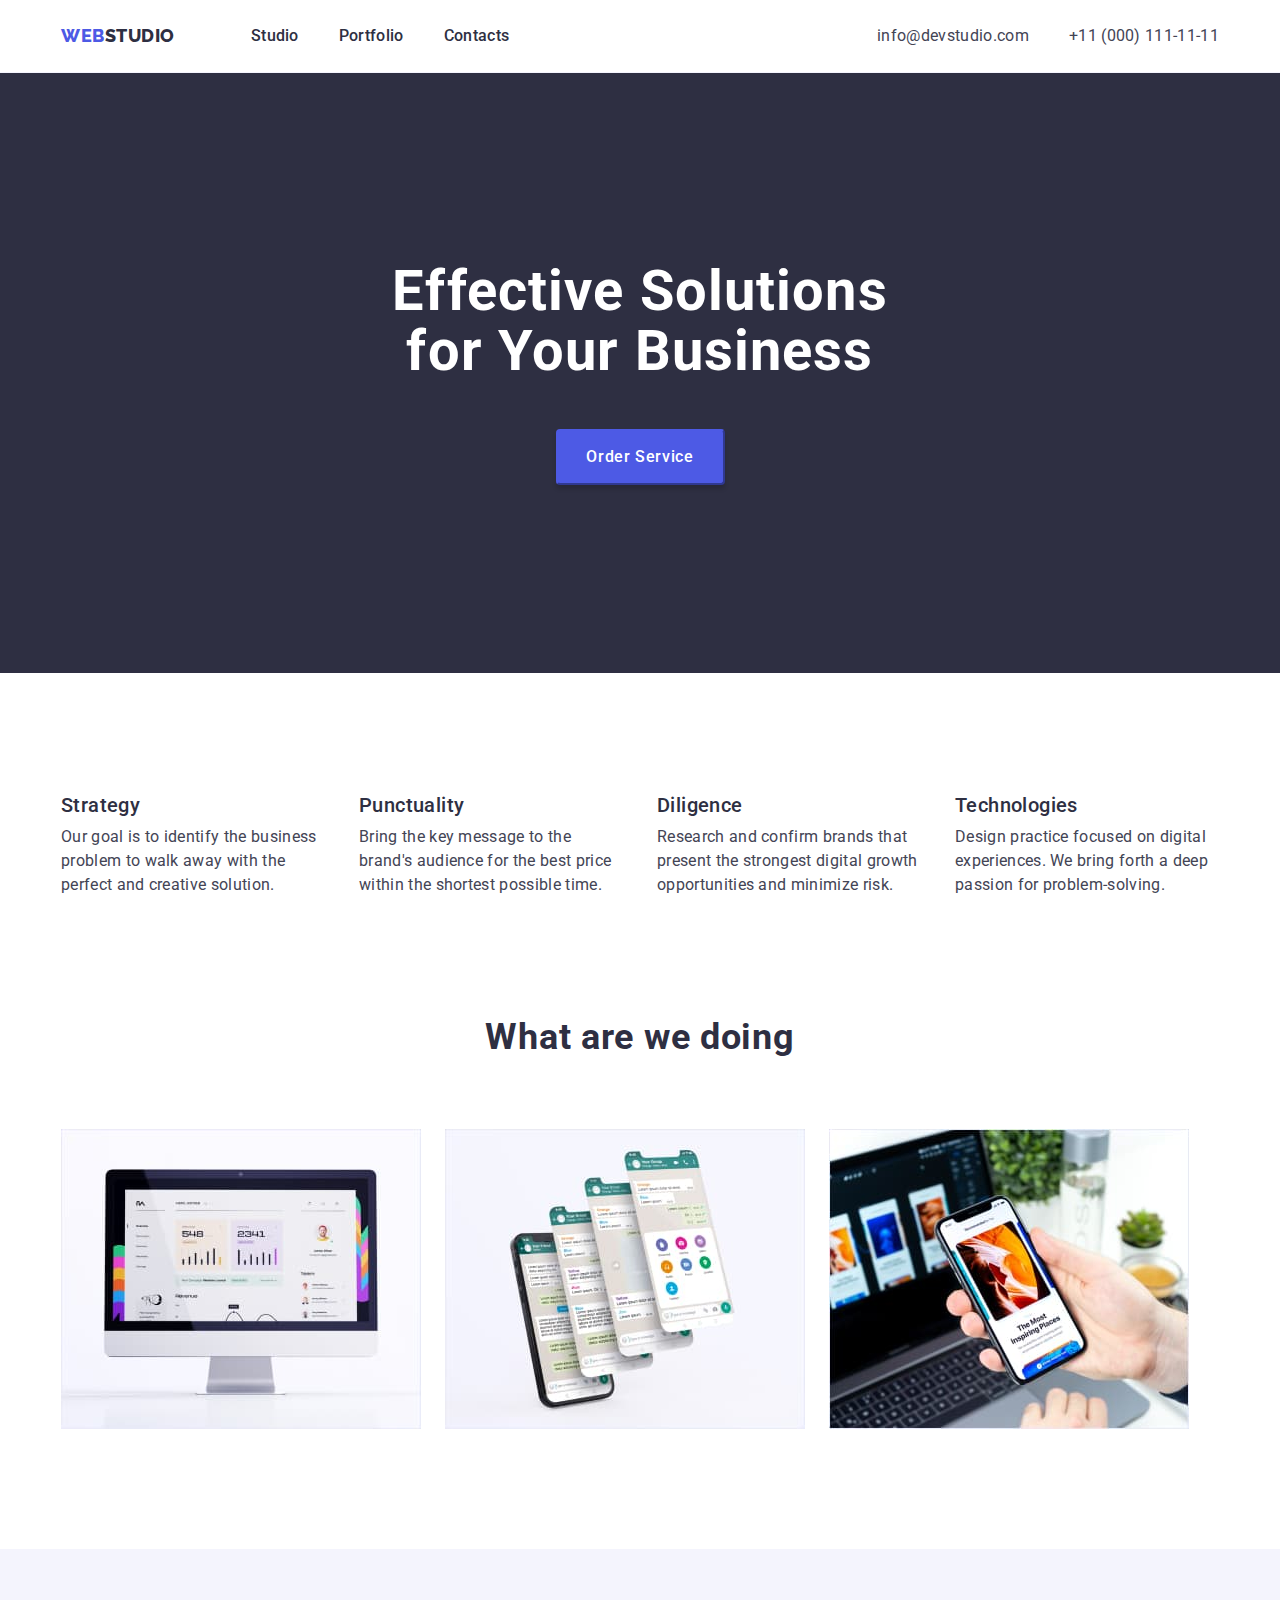
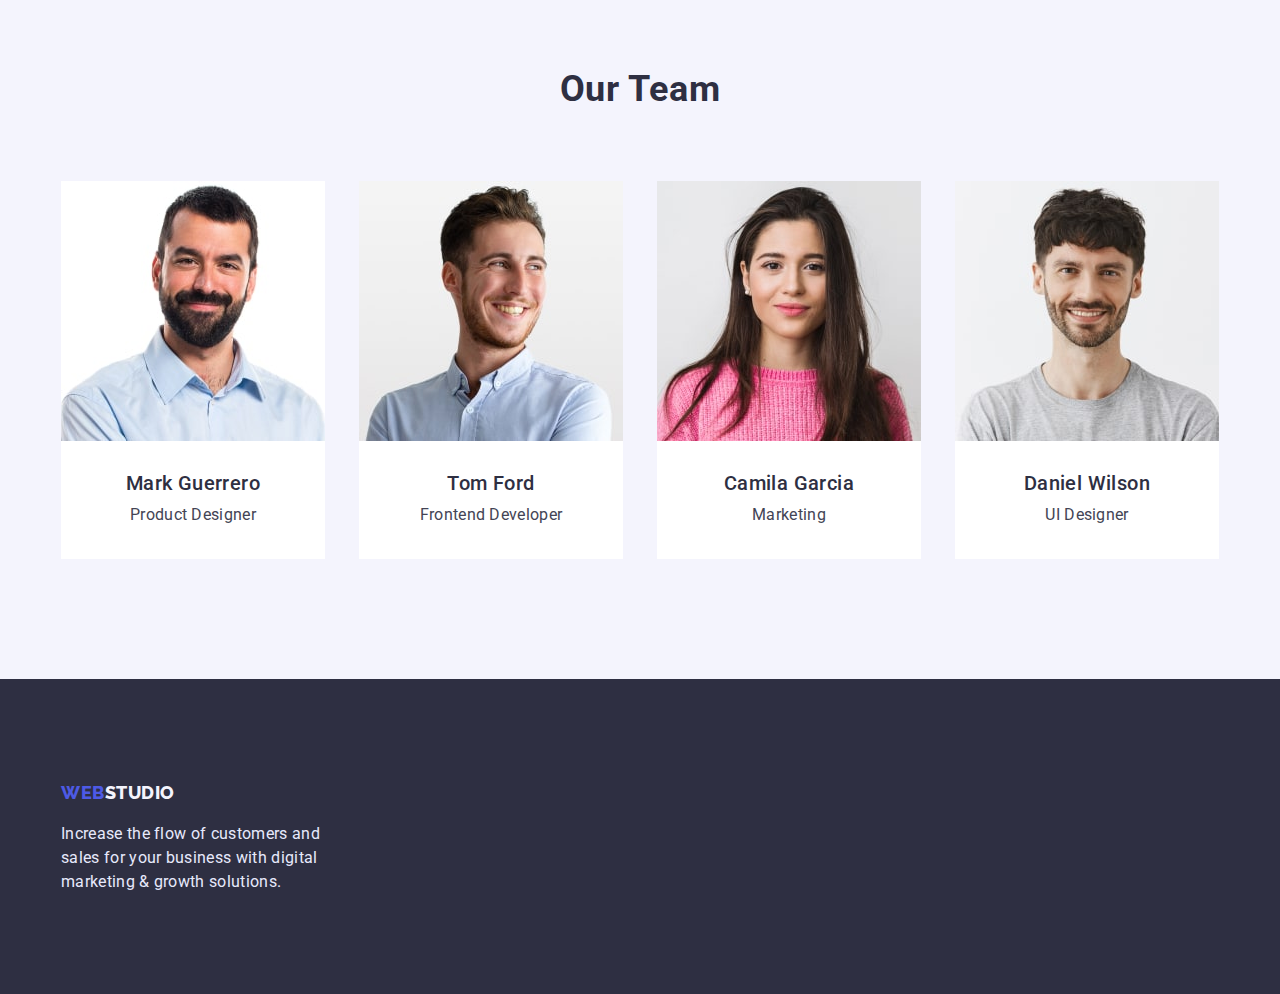
<file: index.html>
<!DOCTYPE html>
<html lang="en">
<head> 
    <meta charset="UTF-8">
    <meta http-equiv="X-UA-Compatible" content="IE=edge">
    <meta name="viewport" content="width=device-width, initial-scale=1.0">
    <title>WEBSTUDIO</title>
    <link rel="preconnect" href="https://fonts.googleapis.com"/>
    <link rel="preconnect" href="https://fonts.gstatic.com" crossorigin/>
    <link href="https://fonts.googleapis.com/css2?family=Raleway:wght@800&family=Roboto:wght@400;500;700;900&display=swap" 
        rel="stylesheet"/>
    <link rel="stylesheet" href="https://cdnjs.cloudflare.com/ajax/libs/modern-normalize/1.1.0/modern-normalize.min.css" 
        integrity="sha512-wpPYUAdjBVSE4KJnH1VR1HeZfpl1ub8YT/NKx4PuQ5NmX2tKuGu6U/JRp5y+Y8XG2tV+wKQpNHVUX03MfMFn9Q==" 
        crossorigin="anonymous" 
        referrerpolicy="no-referrer" />
    <link rel="stylesheet" href="./css/styles.css"/>
</head>
<body>
    <header class="header">
        <div class="container header-container">
            <nav class="header-navigation"> 
            <a class="header-logo-link link" href="./index.html">Web<span class="header-accent-logo">Studio</span></a>
                <ul class="header-list list">
                    <li class="header-item"><a class="header-link link" href="./index.html">Studio</a></li>
                    <li class="header-item"><a class="header-link link" href="./portfolio.html">Portfolio</a></li>
                    <li class="header-item"><a class="header-link link" href="#">Contacts</a></li>
                </ul>
            </nav>
            <address class="header-address">
                <ul class="header-address-list list">
                    <li class="header-address-item"><a class="header-address-link link" href="mailto:info@devstudio.com">info@devstudio.com</a></li>
                    <li class="header-address-item"><a class="header-address-link link" href="tel:+110001111111">+11 (000) 111-11-11</a></li>
                </ul>
            </address>
        </div>
    </header>
    <main>
        <section class="slogan section">
           <div class="container">
                <h1 class="slogan-title">Effective Solutions <br> for Your Business</h1>
                <button type="button" class="slogan-btn">Order Service</button>
           </div>
        </section>
        <section class="about section">
            <div class="container">
                <h2 class="visually-hidden">About us</h2>
                <ul class="about-list list">
                    <li class="about-item">
                        <h3 class="about-item-title">Strategy</h3>
                        <p class="about-item-text">Our goal is to identify the business
                        problem to walk away with the perfect and creative solution. </p>
                    </li>
                    <li class="about-item">
                        <h3 class="about-item-title">Punctuality</h3>
                        <p class="about-item-text">Bring the key message to the brand's audience for the best price within the shortest possible time.</p>
                    </li>
                    <li class="about-item">
                        <h3 class="about-item-title">Diligence</h3>
                        <p class="about-item-text">Research and confirm brands that present the strongest digital growth opportunities and minimize risk.</p>
                    </li>
                    <li class="about-item">
                        <h3 class="about-item-title">Technologies</h3>
                        <p class="about-item-text">Design practice focused on digital experiences. We bring forth a deep passion for problem-solving.</p>
                    </li>
                </ul>
            </div>
        </section>
        <section class="doing">
            <div class="container">
                <h2 class="doing-title">What are we doing</h2>
                <ul class="doing-list list">
                    <li class="doing-item">
                        <img src="./images/img_1.jpg" 
                        alt="Computer with diagrams" 
                        width="360" 
                        height="300">
                    </li>
                    <li class="doing-item">
                        <img src="./images/img_2.jpg" 
                        alt="WhatsApp" 
                        width="360" 
                        height="300">
                    </li>
                    <li class="doing-item">
                        <img src="./images/img_3.jpg" 
                        alt="Mobile travel App" 
                        width="360" 
                        height="300">
                    </li>            
                </ul>
            </div>
        </section>
        <section class="team section">
            <div class="container">
                <h2 class="team-title">Our Team</h2>
                <ul class="team-list list">
                    <li class="team-item">
                        <img src="./images/TeamCard1.jpg" alt="Mark Guerrero" width="264" height="260">
                        <div class="team-item-wrap">
                            <h3 class="team-item-title">Mark Guerrero</h3>
                            <p class="team-item-text">Product Designer</p>
                        </div>
                    </li>
                    <li class="team-item">
                        <img src="./images/TeamCard2.jpg" alt="Tom Ford" width="264" height="260">
                        <div class="team-item-wrap">
                            <h3 class="team-item-title">Tom Ford</h3>
                            <p class="team-item-text">Frontend Developer</p>
                        </div>    
                    </li>
                    <li class="team-item">
                        <img src="./images/TeamCard3.jpg" alt="Camila Garcia" width="264" height="260">
                        <div class="team-item-wrap">
                            <h3 class="team-item-title">Camila Garcia</h3>
                            <p class="team-item-text">Marketing</p>
                        </div>
                    </li>
                    <li class="team-item">
                        <img src="./images/TeamCard4.jpg" alt="Daniel Wilson" width="264" height="260">
                        <div class="team-item-wrap">
                            <h3 class="team-item-title">Daniel Wilson</h3>
                            <p class="team-item-text">UI Designer</p>
                        </div>
                    </li>             
                </ul>
            </div>
        </section>
    </main>
    <footer class="footer">
        <div class="container">
            <a class="footer-logo-link link" href="./index.html">Web<span class="footer-accent-logo">Studio</span></a>
            <p class="footer-desc">Increase the flow of customers and sales for your business with digital marketing & growth solutions.</p>
        </div>
    </footer>
</body>
</html>
</file>
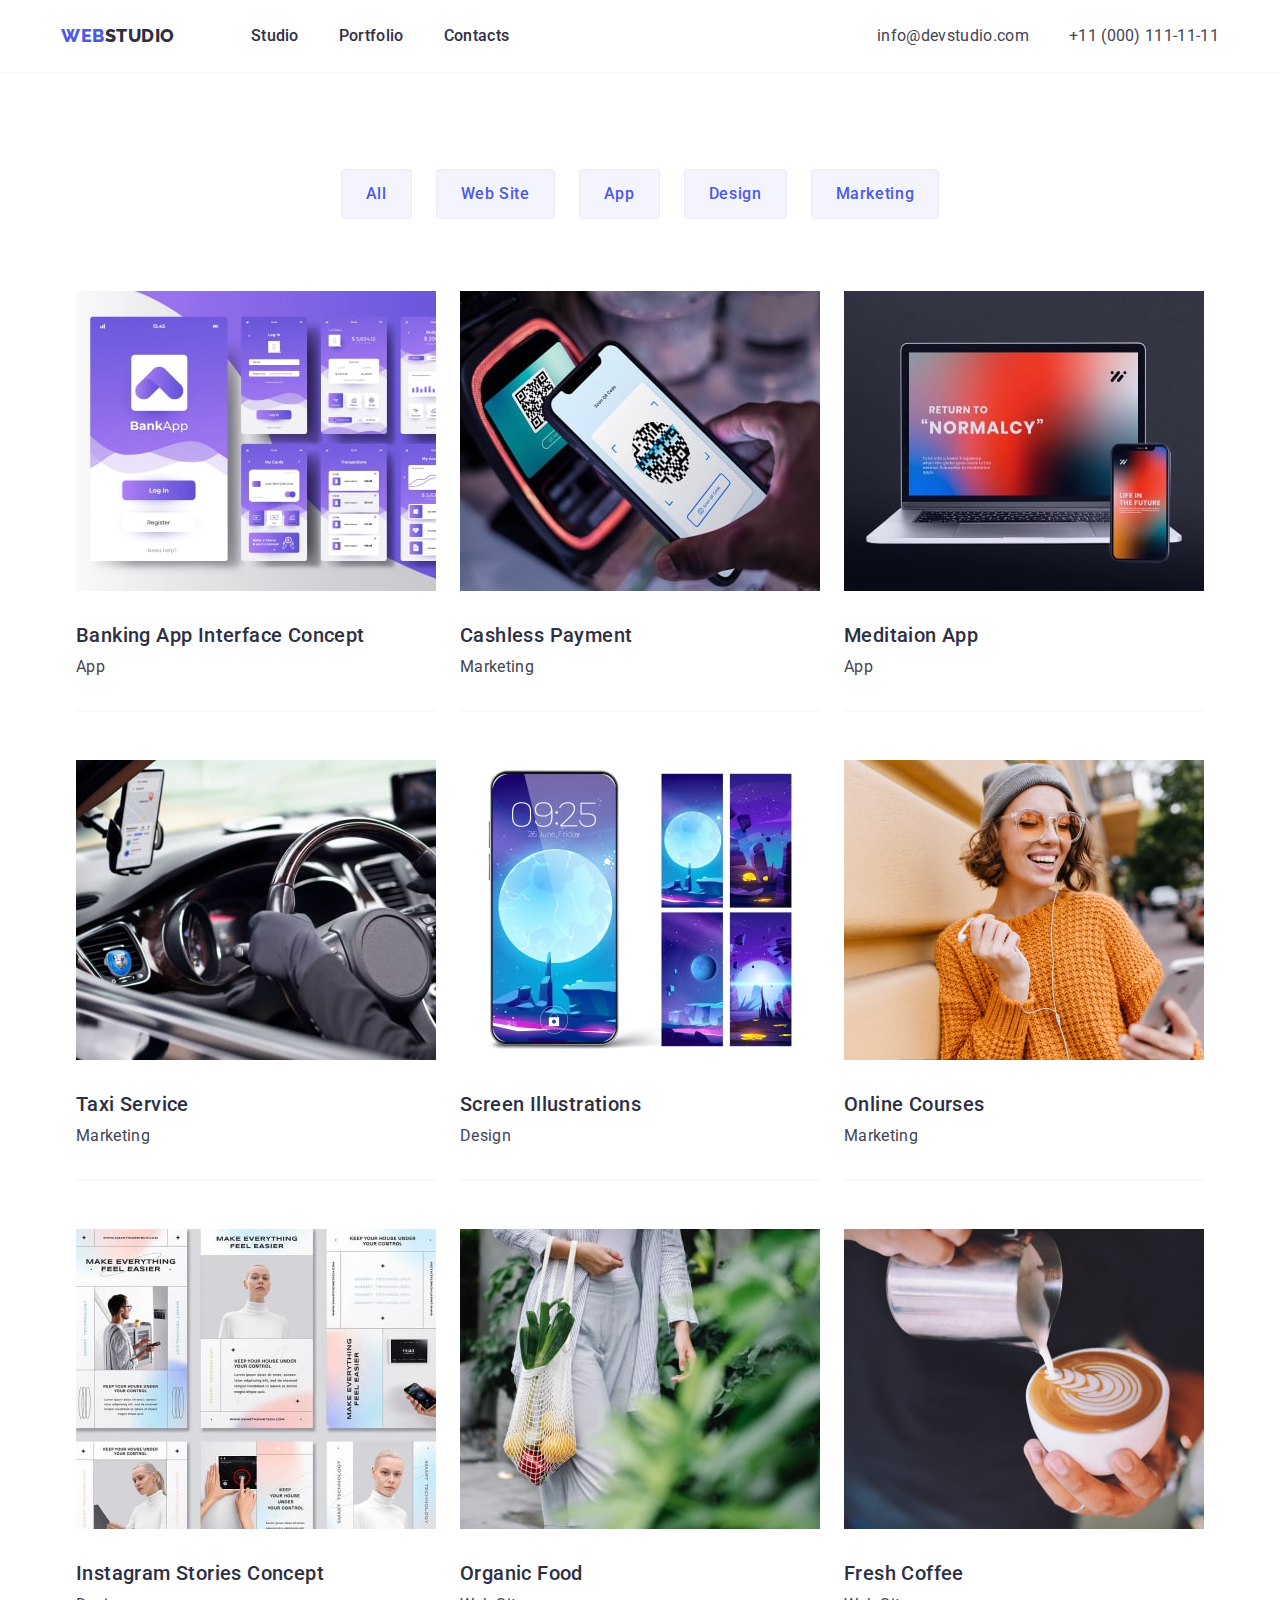
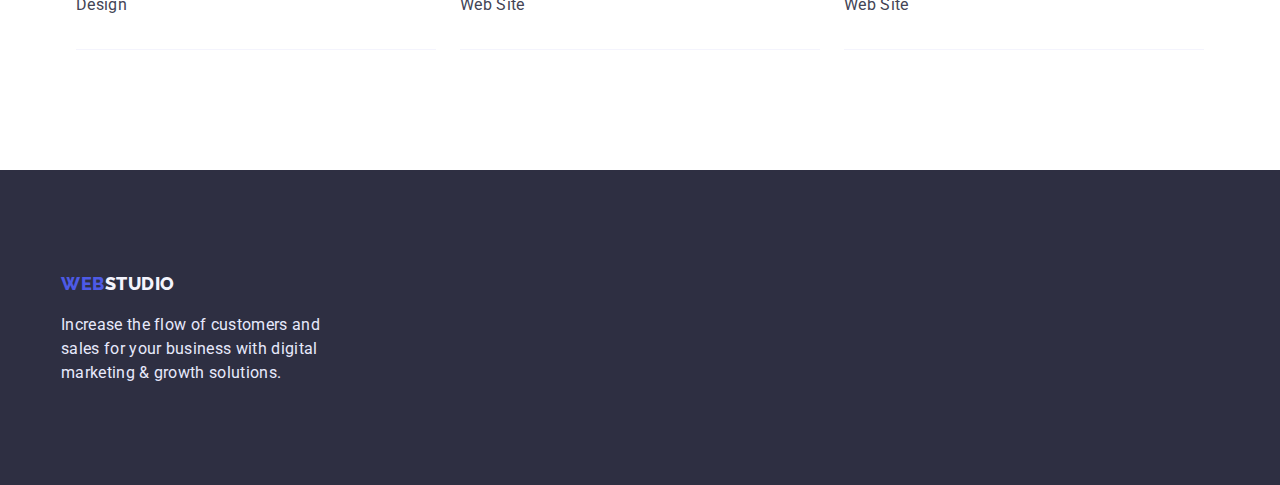
<file: portfolio.html>
<!DOCTYPE html>
<html lang="en">
<head>
    <meta charset="UTF-8">
    <meta http-equiv="X-UA-Compatible" content="IE=edge">
    <meta name="viewport" content="width=device-width, initial-scale=1.0">
    <title>Portfolio</title>
    <link rel="preconnect" href="https://fonts.googleapis.com"/>
    <link rel="preconnect" href="https://fonts.gstatic.com" crossorigin/>
    <link href="https://fonts.googleapis.com/css2?family=Raleway:wght@800&family=Roboto:wght@400;500;700;900&display=swap" rel="stylesheet"/>
    <link rel="stylesheet" href="./css/styles.css"/>
</head>
<body>
    <header class="header">
        <div class="container header-container">
            <nav class="header-navigation"> 
            <a class="header-logo-link link" href="./index.html">Web<span class="header-accent-logo">Studio</span></a>
                <ul class="header-list list">
                    <li class="header-item"><a class="header-link link" href="./index.html">Studio</a></li>
                    <li class="header-item"><a class="header-link link" href="./portfolio.html">Portfolio</a></li>
                    <li class="header-item"><a class="header-link link" href="#">Contacts</a></li>
                </ul>
            </nav>
            <address class="header-address">
                <ul class="header-address-list list">
                    <li class="header-address-item"><a class="header-address-link link" href="mailto:info@devstudio.com">info@devstudio.com</a></li>
                    <li class="header-address-item"><a class="header-address-link link" href="tel:+110001111111">+11 (000) 111-11-11</a></li>
                </ul>
            </address>
        </div>
    </header>
    <main>
        <section class="portfolio">
           <div class="container">
                <h1 class="visually-hidden">Portfolio</h1>
                    <ul class="portfolio-filter-list list">
                        <li class="portfolio-filter-item"><button class="portfolio-filter-btn" type="button">All</button></li>
                        <li class="portfolio-filter-item"><button class="portfolio-filter-btn" type="button">Web Site</button></li>
                        <li class="portfolio-filter-item"><button class="portfolio-filter-btn" type="button">App</button></li>
                        <li class="portfolio-filter-item"><button class="portfolio-filter-btn" type="button">Design</button></li>
                        <li class="portfolio-filter-item"><button class="portfolio-filter-btn" type="button">Marketing</button></li>
                    </ul>
                <ul class="portfolio-projects-list list">
                    <li class="portfolio-projects-item">
                        <a class="portfolio-projects-link link" href="#"><img src="./images/banking-app.jpg" 
                        alt="Banking App Interface Concept"
                        width="360"
                        height="300">
                            <div class="portfolio-projects-item-wrap">
                                <h2 class="portfolio-projects-item-title">Banking App Interface Concept</h2>
                                <p class="portfolio-projects-item-text">App</p>
                            </div>
                        </a>
                    </li>
                    <li class="portfolio-projects-item">
                        <a class="portfolio-projects-link link" href="#"><img src="./images/cashes-payment.jpg" 
                        alt="Cashless Payment"
                        width="360"
                        height="300">
                            <div class="portfolio-projects-item-wrap">
                                <h2 class="portfolio-projects-item-title">Cashless Payment</h2>
                                <p class="portfolio-projects-item-text">Marketing</p>
                            </div>
                        </a>
                    </li>
                    <li class="portfolio-projects-item">
                        <a class="portfolio-projects-link link" href="#"><img src="./images/medison-app.jpg" 
                        alt="Meditaion App"
                        width="360"
                        height="300">
                            <div class="portfolio-projects-item-wrap">
                                <h2 class="portfolio-projects-item-title">Meditaion App</h2>
                                <p class="portfolio-projects-item-text">App</p>
                            </div>
                        </a>
                    </li>
                    <li class="portfolio-projects-item">
                        <a class="portfolio-projects-link link" href="#"><img src="./images/taxi-service.jpg" 
                        alt="Taxi Service"
                        width="360"
                        height="300">
                            <div class="portfolio-projects-item-wrap">
                                <h2 class="portfolio-projects-item-title">Taxi Service</h2>
                                <p class="portfolio-projects-item-text">Marketing</p>
                            </div>
                        </a>
                    </li>
                    <li class="portfolio-projects-item">
                        <a class="portfolio-projects-link link" href="#"><img src="./images/screen-illustration.jpg" 
                        alt="Screen Illustrations"
                        width="360"
                        height="300">
                            <div class="portfolio-projects-item-wrap">
                                <h2 class="portfolio-projects-item-title">Screen Illustrations</h2>
                                <p class="portfolio-projects-item-text">Design</p>
                            </div>
                        </a>
                    </li>
                    <li class="portfolio-projects-item">
                        <a class="portfolio-projects-link link" href="#"><img src="./images/online-courses.jpg" 
                        alt="Online Courses"
                        width="360"
                        height="300">
                            <div class="portfolio-projects-item-wrap">
                                <h2 class="portfolio-projects-item-title">Online Courses</h2>
                                <p class="portfolio-projects-item-text">Marketing</p>
                            </div>
                        </a>
                    </li>
                    <li class="portfolio-projects-item">
                        <a class="portfolio-projects-link link" href="#"><img src="./images/instagram-stories.jpg" 
                        alt="Instagram Stories Concept"
                        width="360"
                        height="300">
                            <div class="portfolio-projects-item-wrap">
                                <h2 class="portfolio-projects-item-title">Instagram Stories Concept</h2>
                                <p class="portfolio-projects-item-text">Design</p>
                            </div>
                        </a>
                    </li>
                    <li class="portfolio-projects-item">
                        <a class="portfolio-projects-link link" href="#"><img src="./images/organic-food.jpg" 
                        alt="Organic Food"
                        width="360"
                        height="300">
                            <div class="portfolio-projects-item-wrap">
                                <h2 class="portfolio-projects-item-title">Organic Food</h2>
                                <p class="portfolio-projects-item-text">Web Site</p>
                            </div>
                        </a>
                    </li>
                    <li class="portfolio-projects-item">
                        <a class="portfolio-projects-link link" href="#"><img src="./images/fresh-coffee.jpg" 
                        alt="Fresh Coffee"
                        width="360"
                        height="300">
                            <div class="portfolio-projects-item-wrap">
                                <h2 class="portfolio-projects-item-title">Fresh Coffee</h2>
                                <p class="portfolio-projects-item-text">Web Site</p>
                            </div>
                        </a>
                    </li>
                </ul>
            </div>
        </section>
    </main>
    <footer class="footer">
        <div class="container">
            <a class="footer-logo-link link" href="./index.html">Web<span class="footer-accent-logo">Studio</span></a>
            <p class="footer-desc">Increase the flow of customers and sales for your business with digital marketing & growth solutions.</p>
        </div>
    </footer>
</html>
</file>
<file: css/styles.css>
:root{
    --typical-lh: 1.5;
    --accent-color: #4D5AE5;
    --main-text-color:  #2E2F42;
    --second-text-color: #434455;
    --text-hover-link: #404BBF;
}
h1, h2, h3, h4, h5, h6, p{
    margin: 0;
}
ul{
    margin: 0;
    padding-left: 0;
}
img{
    display: block;
    max-width: 100%;
    height: auto;
}
body{
    font-family: 'Roboto', sans-serif;
    color: var(--main-text-color, #2E2F42);
    margin: 0;
}
.link{
    text-decoration: none;
}
.list{
    list-style: none;
}
.container{
    width: 1158px;
    padding-right: 15px;
    padding-left: 15px;
    margin-right: auto;
    margin-left: auto;
}
.section{
    padding: 120px 0; 
}

/*-------------HEADER-------------*/

.header {
    border-width: 0 0 0.5px 0;
    border-style: solid;
    border-color: #F4F4FD;
    padding-top: 24px;
    padding-bottom: 24px;
}
.header-container {
    display: flex;
    align-items: center;
}
.header-navigation {
    display: flex;
    align-items: center;
    margin-right: auto;
}
.header-list {
    display: flex;
    gap: 40px;
}
.header-logo-link{
    font-family: 'Raleway', sans-serif;
    font-style: normal;
    font-weight: 800;
    font-size: 18px;
    line-height: calc(24/18);
    display: flex;
    align-items: center;
    letter-spacing: 0.03em;
    text-transform: uppercase;
    color: var(--accent-color, #4D5AE5);
    margin-right: 76px;
}
.header-item {
}
.header-link {
    font-family: inherit;
    font-style: normal; 
    font-weight: 500;
    font-size: 16px;
    line-height: calc(24/16);
    letter-spacing: 0.02em;
    color: var(--main-text-color, #2E2F42);
}
.header-link:is(:hover, :focus){
    color: var(--text-hover-link, #404BBF);
}
.header-accent-logo{
    color: var(--main-text-color, #2E2F42);
}
.header-address {
}
.header-address-list {
    display: flex;
    gap: 40px;
}
.header-address-item {
}
.header-address-link {
    font-family: inherit;
    font-style: normal;
    font-weight: 400;
    font-size: 16px;
    line-height: var(--typical-lh);
    letter-spacing: 0.02em;
    color: var(--second-text-color, #434455);
}
.header-address-link:is(:hover, :focus){
    color: var(--text-hover-link, #404BBF);
}

/*-------------SLOGAN-------------*/

.slogan {
    background: var(--main-text-color, #2E2F42);
    padding-top: 188px;
    padding-bottom: 188px;
}
.slogan-title {
    font-weight: 700;
    font-size: 56px;
    line-height: calc(60/56);
    letter-spacing: 0.02em;
    color: #FFFFFF;
    text-align: center;
    margin-bottom: 48px;

}
.slogan-btn {
    display: block;
    margin: 0 auto;
    text-align: center;
    font-family: inherit;
    font-weight: 500;
    font-size: 16px;
    line-height: var(--typical-lh);
    letter-spacing: 0.04em;
    cursor: pointer;
    color: #FFFFFF;
    background: var(--accent-color, #4D5AE5);
    min-width: 169px;
    height: 56px;
    box-shadow: 0px 4px 4px rgba(0, 0, 0, 0.15);
    border-radius: 4px;
    border-color: var(--accent-color);
}
.slogan-btn:is(:hover, :focus){
    background: var(--text-hover-link, #404BBF);
}

/*-------------ABOUT-------------*/

.about {

}
.visually-hidden {
    position: absolute;
    width: 1px;
    height: 1px;
    margin: -1px;
    border: 0;
    padding: 0;  
    white-space: nowrap;
    clip-path: inset(100%);
    clip: rect(0 0 0 0);
    overflow: hidden;
  }
.about-list {
    display: flex;
    justify-content: space-between;
}
.about-item {
      
}
.about-item-title {
    font-weight: 500;
    font-size: 20px;
    line-height: calc(24/20);
    letter-spacing: 0.02em;
    color: var(--main-text-color, #2E2F42);
    margin-bottom: 8px;
  }
.about-item-text {
    font-size: 16px;
    line-height: var(--typical-lh);
    letter-spacing: 0.02em;
    color: var(--second-text-color, #434455);
    width: 264px;
}

/*-------------DOING-------------*/

.doing {
    padding-bottom: 120px;

}
.doing-title {
    font-weight: 700;
    font-size: 36px;
    line-height: calc(40/36);
    text-align: center;
    letter-spacing: 0.02em;
    color: var(--main-text-color, #2E2F42);
    margin-bottom: 72px;
}
.doing-list {
    display: flex;
}
.doing-item {
    width: calc(100% - 48 / 3);
    margin-right: 24px;
}
.doing-item:nth-child(3n) {
    margin-right: 0;
}

/*-------------TEAM-------------*/

.team {
    background-color: #F4F4FD;
}
.team-title {
    font-weight: 700;
    font-size: 36px;
    line-height: calc(40/36);
    text-align: center;
    letter-spacing: 0.02em;
    text-transform: capitalize;
    color: var(--main-text-color,  #2E2F42);
    margin-bottom: 72px;
}
.team-list {
    display: flex;
    justify-content: space-between;
}
.team-item {
    width: calc(100% - 48 / 3);
    margin-right: 24px;
}
.team-item:nth-child(4n) {
    margin-right: 0;
}
.team-item-wrap {
    padding-top: 30px;
    background-color: #fff;
    padding-bottom: 32px;
}
.team-item-title {
    font-weight: 500;
    font-size: 20px;
    line-height: calc(24/20);
    text-align: center;
    letter-spacing: 0.02em;
    color: var(--main-text-color,  #2E2F42);
    margin-bottom: 8px;
}
.team-item-text {
    font-size: 16px;
    line-height: var(--typical-lh);
    text-align: center;
    letter-spacing: 0.02em;
    color: var(--second-text-color, #434455);
}
/*-------------FOOTER-------------*/

.footer {
    background: var(--main-text-color, #2E2F42);
    padding: 100px 0;
    
}
.footer-logo-link {
    font-family: 'Raleway', sans-serif;
    font-style: normal;
    font-weight: 800;
    font-size: 18px;
    line-height: var(--typical-lh);
    display: flex;
    align-items: center;
    letter-spacing: 0.03em;
    text-transform: uppercase;
    color: var(--accent-color, #4D5AE5);
    margin-bottom: 16px;
}
.footer-accent-logo{
    color: #F4F4FD;
}
.footer-desc {
    font-size: 16px;
    line-height: var(--typical-lh);
    letter-spacing: 0.02em;
    color: #E7E9FC;
    width: 264px;
}

/*-------------PORTFOLIO-------------*/

.portfolio {
    padding-top: 96px;
    padding-bottom: 120px;
}
.visually-hidden {
}
.portfolio-filter-list {
    display: flex;
    gap: 24px;
    justify-content: center;
    margin-bottom: 72px;   
}
.portfolio-filter-item {

}
.portfolio-filter-btn {
    font-family: inherit;
    font-weight: 500;
    font-size: 16px;
    line-height: var(--typical-lh);
    display: flex;
    align-items: center;
    text-align: center;
    letter-spacing: 0.04em;
    cursor: pointer;
    color: var(--accent-color, #4D5AE5);
    background: #F4F4FD;
    border: 1px solid #E7E9FC;
    border-radius: 4px;
    padding: 24px;
    height: 48px;
}
.portfolio-filter-btn:is(:hover, :focus)
{
    color: #FFFFFF;
    background: var(--text-hover-link, #404BBF);
}
.portfolio-projects-list {
    display: flex;
    flex-wrap: wrap;
    justify-content: center;
    gap: 48px 24px;
}
.portfolio-projects-item {
    border-width: 0 0 0.5px 0;
    border-style: solid;
    border-color: #F4F4FD;
}
.portfolio-projects-link {

}
.portfolio-projects-item-title {
    font-weight: 500;
    font-size: 20px;
    line-height: calc(24/20);
    letter-spacing: 0.02em;
    color: var(--main-text-color, #2E2F42);
    margin-bottom: 8px;
}
.portfolio-projects-item-text {
    font-size: 16px;
    line-height: var(--typical-lh);
    letter-spacing: 0.02em;
    color: var(--second-text-color, #434455);
}
.portfolio-projects-item-wrap{
    padding-top: 32px;
    padding-bottom: 32px;
}
</file>
